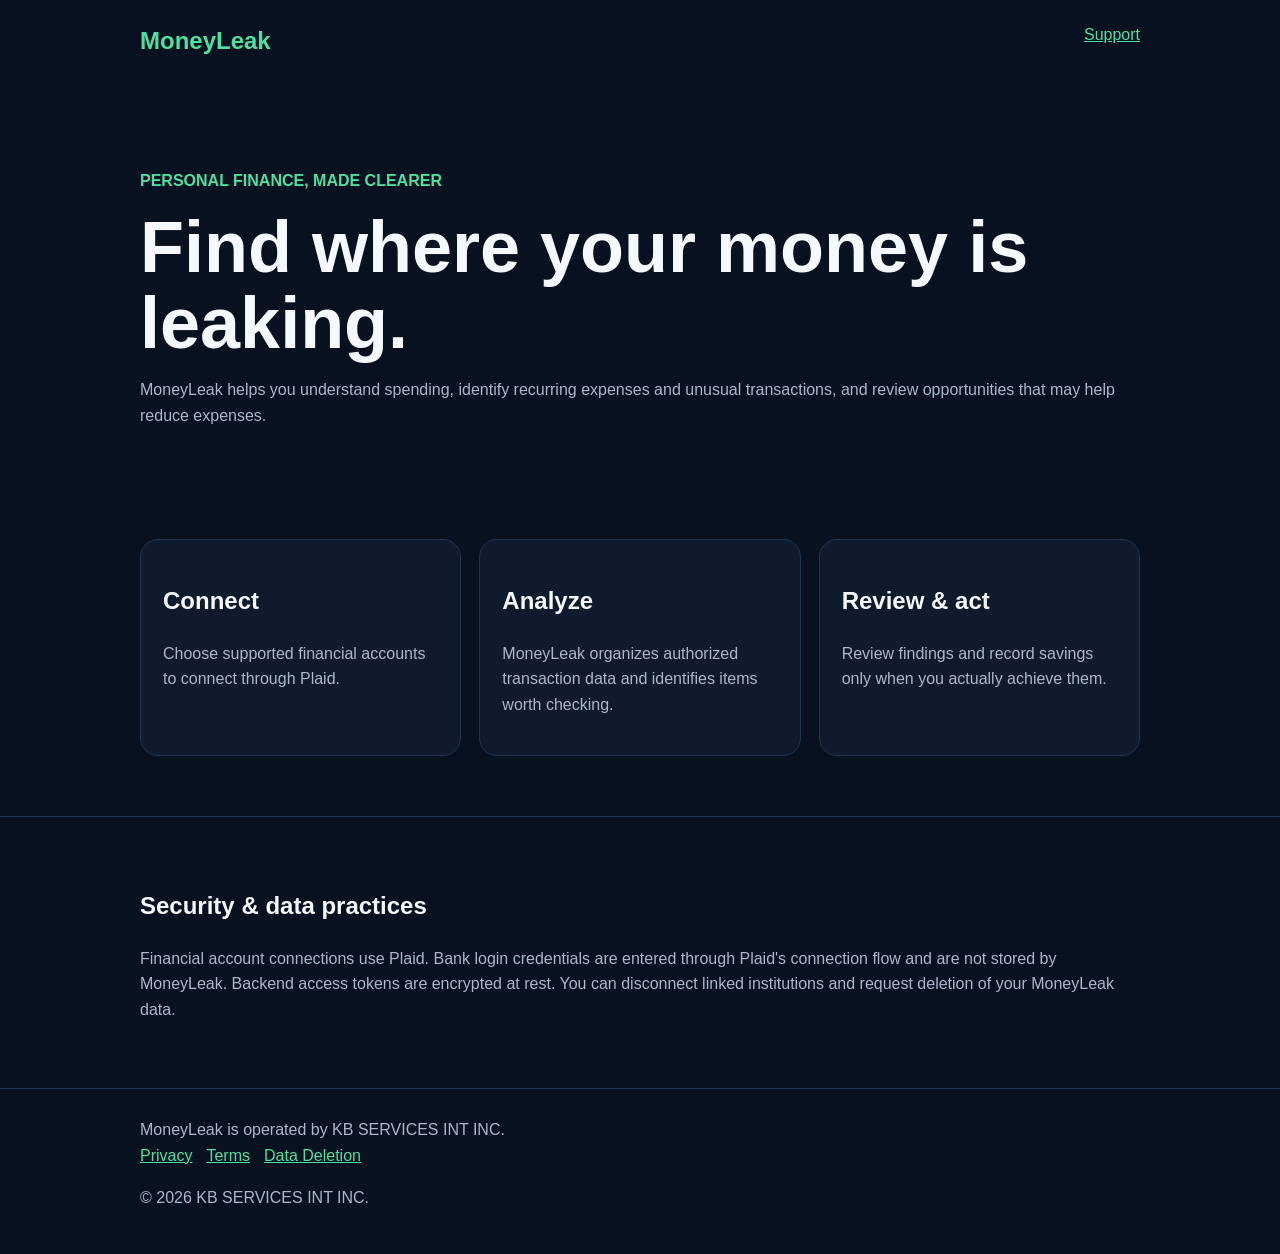
<file: index.html>
<!doctype html><html><head><meta charset="utf-8"><meta name="viewport" content="width=device-width,initial-scale=1"><title>MoneyLeak — Find where your money is leaking</title><link rel="stylesheet" href="style.css"></head><body><header class="wrap"><nav class="nav"><a class="brand" href="index.html">MoneyLeak</a><a href="mailto:moneyleakhelp@gmail.com">Support</a></nav></header><main><section class="hero wrap"><p style="color:#4ee0a0;font-weight:bold">PERSONAL FINANCE, MADE CLEARER</p><h1>Find where your money is leaking.</h1><p class="muted">MoneyLeak helps you understand spending, identify recurring expenses and unusual transactions, and review opportunities that may help reduce expenses.</p></section><section class="wrap grid"><div class="card"><h2>Connect</h2><p class="muted">Choose supported financial accounts to connect through Plaid.</p></div><div class="card"><h2>Analyze</h2><p class="muted">MoneyLeak organizes authorized transaction data and identifies items worth checking.</p></div><div class="card"><h2>Review & act</h2><p class="muted">Review findings and record savings only when you actually achieve them.</p></div></section><section class="section"><div class="wrap"><h2>Security & data practices</h2><p class="muted">Financial account connections use Plaid. Bank login credentials are entered through Plaid's connection flow and are not stored by MoneyLeak. Backend access tokens are encrypted at rest. You can disconnect linked institutions and request deletion of your MoneyLeak data.</p></div></section></main><footer><div class="wrap">MoneyLeak is operated by KB SERVICES INT INC.<br><a href="privacy.html">Privacy</a><a href="terms.html">Terms</a><a href="deletion.html">Data Deletion</a><p>© 2026 KB SERVICES INT INC.</p></div></footer></body></html>
</file>
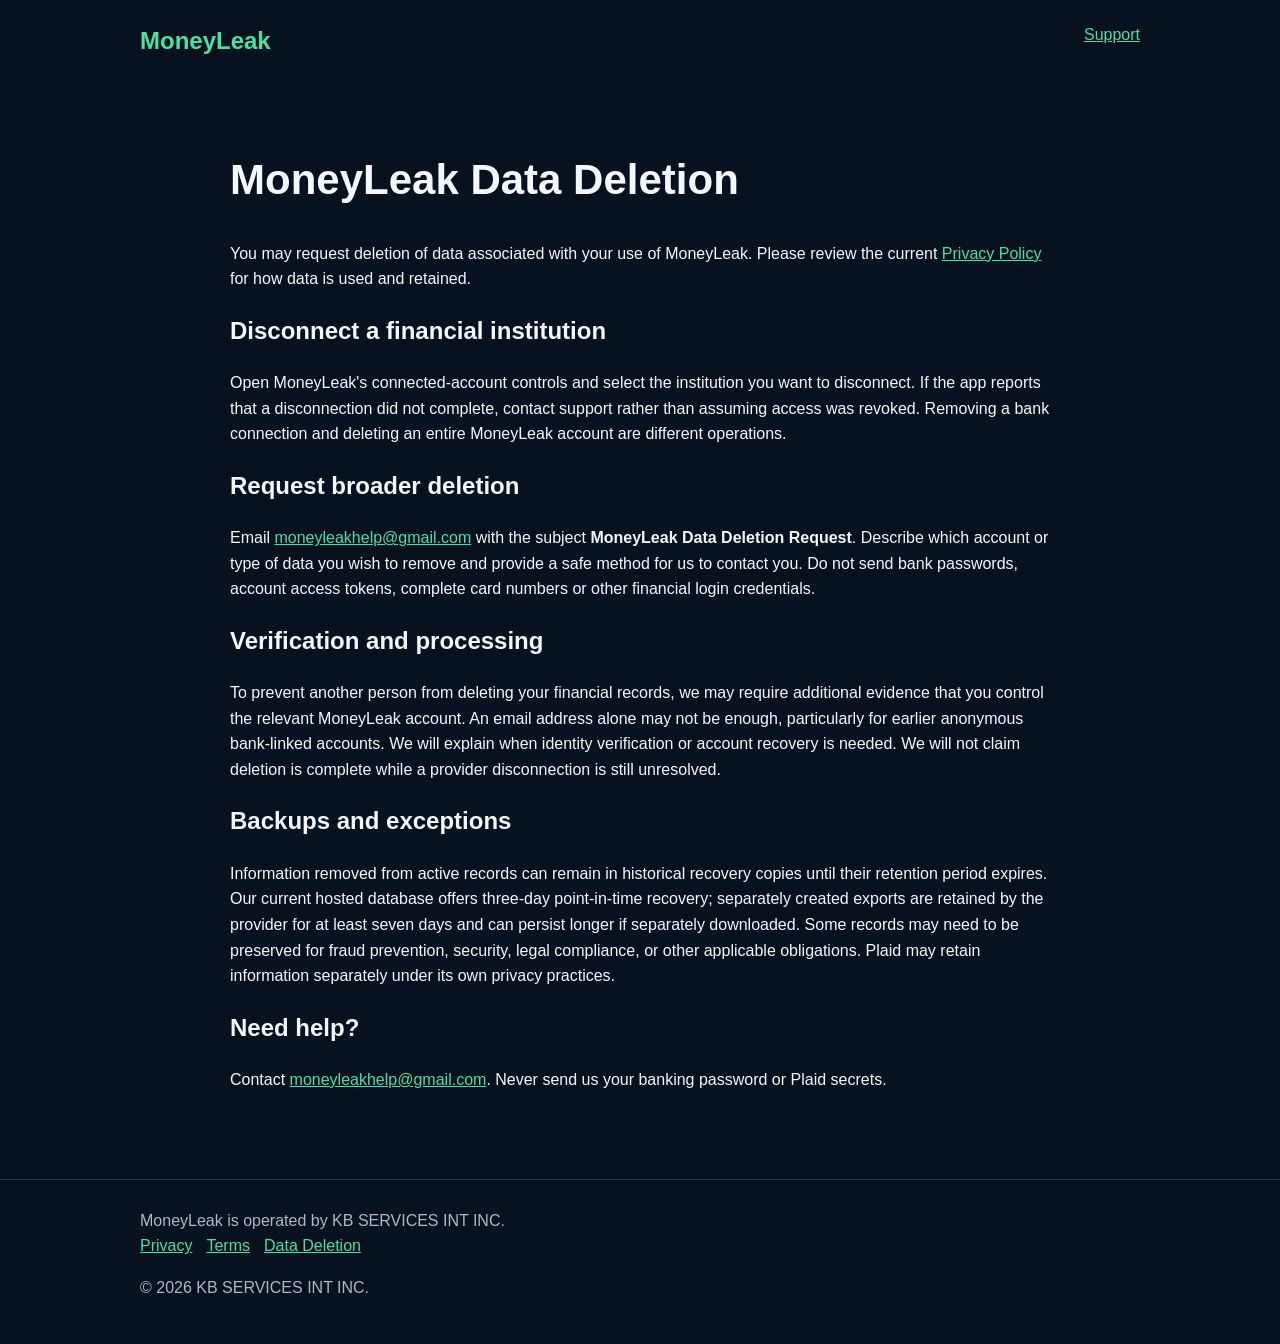
<file: deletion.html>
<!doctype html>
<html lang="en"><head><meta charset="utf-8"><meta name="viewport" content="width=device-width,initial-scale=1"><title>Data Deletion — MoneyLeak</title><link rel="stylesheet" href="style.css"></head>
<body><header class="wrap"><nav class="nav"><a class="brand" href="index.html">MoneyLeak</a><a href="mailto:moneyleakhelp@gmail.com">Support</a></nav></header>
<main class="wrap legal">
<h1>MoneyLeak Data Deletion</h1>
<p>You may request deletion of data associated with your use of MoneyLeak. Please review the current <a href="privacy.html">Privacy Policy</a> for how data is used and retained.</p>
<h2>Disconnect a financial institution</h2>
<p>Open MoneyLeak's connected-account controls and select the institution you want to disconnect. If the app reports that a disconnection did not complete, contact support rather than assuming access was revoked. Removing a bank connection and deleting an entire MoneyLeak account are different operations.</p>
<h2>Request broader deletion</h2>
<p>Email <a href="mailto:moneyleakhelp@gmail.com?subject=MoneyLeak%20Data%20Deletion%20Request">moneyleakhelp@gmail.com</a> with the subject <strong>MoneyLeak Data Deletion Request</strong>. Describe which account or type of data you wish to remove and provide a safe method for us to contact you. Do not send bank passwords, account access tokens, complete card numbers or other financial login credentials.</p>
<h2>Verification and processing</h2>
<p>To prevent another person from deleting your financial records, we may require additional evidence that you control the relevant MoneyLeak account. An email address alone may not be enough, particularly for earlier anonymous bank-linked accounts. We will explain when identity verification or account recovery is needed. We will not claim deletion is complete while a provider disconnection is still unresolved.</p>
<h2>Backups and exceptions</h2>
<p>Information removed from active records can remain in historical recovery copies until their retention period expires. Our current hosted database offers three-day point-in-time recovery; separately created exports are retained by the provider for at least seven days and can persist longer if separately downloaded. Some records may need to be preserved for fraud prevention, security, legal compliance, or other applicable obligations. Plaid may retain information separately under its own privacy practices.</p>
<h2>Need help?</h2>
<p>Contact <a href="mailto:moneyleakhelp@gmail.com">moneyleakhelp@gmail.com</a>. Never send us your banking password or Plaid secrets.</p>
</main><footer><div class="wrap">MoneyLeak is operated by KB SERVICES INT INC.<br><a href="privacy.html">Privacy</a><a href="terms.html">Terms</a><a href="deletion.html">Data Deletion</a><p>© 2026 KB SERVICES INT INC.</p></div></footer></body></html>
</file>
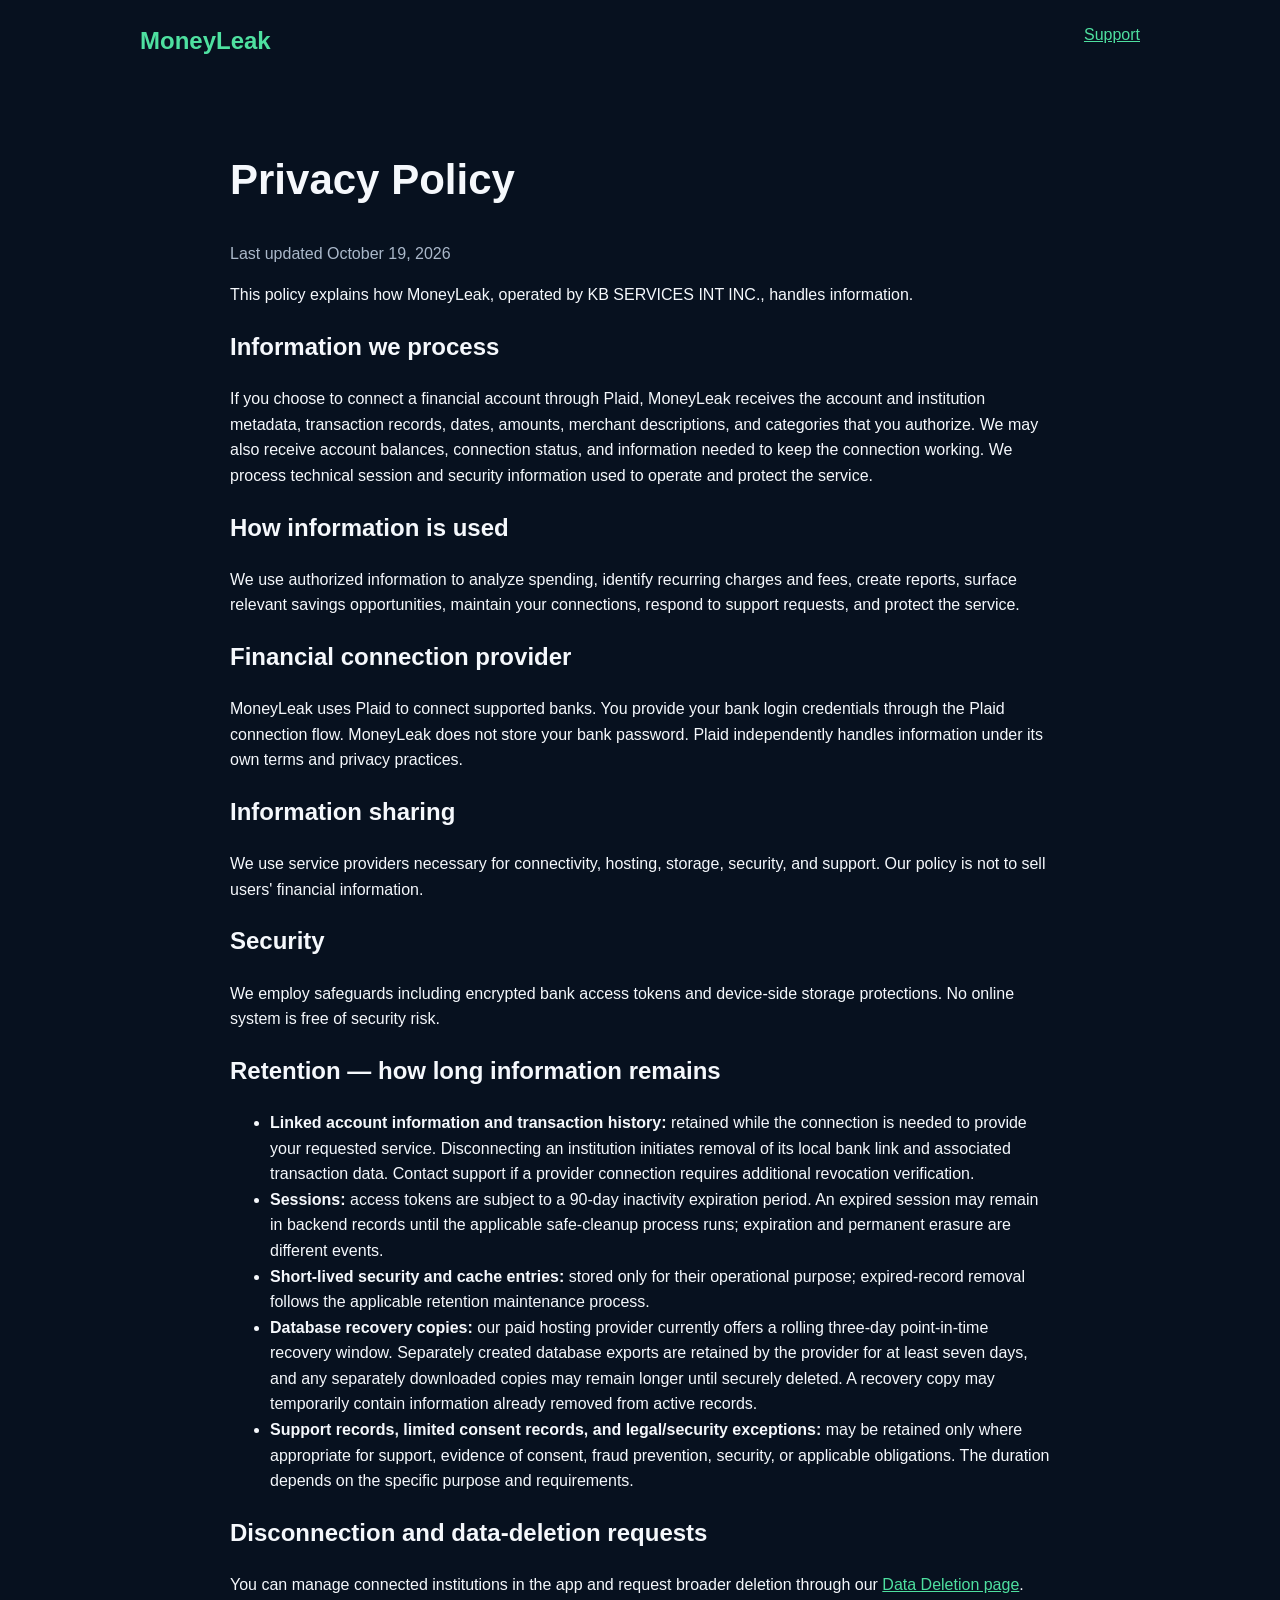
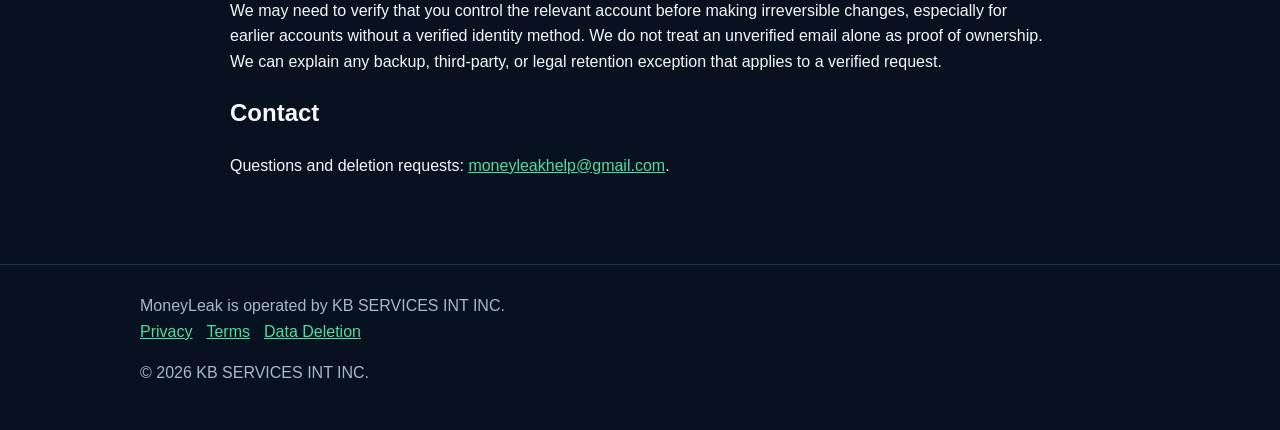
<file: privacy.html>
<!doctype html>
<html lang="en">
<head>
  <meta charset="utf-8">
  <meta name="viewport" content="width=device-width,initial-scale=1">
  <title>Privacy Policy — MoneyLeak</title>
  <link rel="stylesheet" href="style.css">
</head>
<body>
  <header class="wrap"><nav class="nav"><a class="brand" href="index.html">MoneyLeak</a><a href="mailto:moneyleakhelp@gmail.com">Support</a></nav></header>
  <main class="wrap legal">
    <h1>Privacy Policy</h1>
    <p class="muted">Last updated October 19, 2026</p>
    <p>This policy explains how MoneyLeak, operated by KB SERVICES INT INC., handles information.</p>

    <h2>Information we process</h2>
    <p>If you choose to connect a financial account through Plaid, MoneyLeak receives the account and institution metadata, transaction records, dates, amounts, merchant descriptions, and categories that you authorize. We may also receive account balances, connection status, and information needed to keep the connection working. We process technical session and security information used to operate and protect the service.</p>

    <h2>How information is used</h2>
    <p>We use authorized information to analyze spending, identify recurring charges and fees, create reports, surface relevant savings opportunities, maintain your connections, respond to support requests, and protect the service.</p>

    <h2>Financial connection provider</h2>
    <p>MoneyLeak uses Plaid to connect supported banks. You provide your bank login credentials through the Plaid connection flow. MoneyLeak does not store your bank password. Plaid independently handles information under its own terms and privacy practices.</p>

    <h2>Information sharing</h2>
    <p>We use service providers necessary for connectivity, hosting, storage, security, and support. Our policy is not to sell users' financial information.</p>

    <h2>Security</h2>
    <p>We employ safeguards including encrypted bank access tokens and device-side storage protections. No online system is free of security risk.</p>

    <h2>Retention — how long information remains</h2>
    <ul>
      <li><strong>Linked account information and transaction history:</strong> retained while the connection is needed to provide your requested service. Disconnecting an institution initiates removal of its local bank link and associated transaction data. Contact support if a provider connection requires additional revocation verification.</li>
      <li><strong>Sessions:</strong> access tokens are subject to a 90-day inactivity expiration period. An expired session may remain in backend records until the applicable safe-cleanup process runs; expiration and permanent erasure are different events.</li>
      <li><strong>Short-lived security and cache entries:</strong> stored only for their operational purpose; expired-record removal follows the applicable retention maintenance process.</li>
      <li><strong>Database recovery copies:</strong> our paid hosting provider currently offers a rolling three-day point-in-time recovery window. Separately created database exports are retained by the provider for at least seven days, and any separately downloaded copies may remain longer until securely deleted. A recovery copy may temporarily contain information already removed from active records.</li>
      <li><strong>Support records, limited consent records, and legal/security exceptions:</strong> may be retained only where appropriate for support, evidence of consent, fraud prevention, security, or applicable obligations. The duration depends on the specific purpose and requirements.</li>
    </ul>

    <h2>Disconnection and data-deletion requests</h2>
    <p>You can manage connected institutions in the app and request broader deletion through our <a href="deletion.html">Data Deletion page</a>. We may need to verify that you control the relevant account before making irreversible changes, especially for earlier accounts without a verified identity method. We do not treat an unverified email alone as proof of ownership. We can explain any backup, third-party, or legal retention exception that applies to a verified request.</p>

    <h2>Contact</h2>
    <p>Questions and deletion requests: <a href="mailto:moneyleakhelp@gmail.com">moneyleakhelp@gmail.com</a>.</p>
  </main>
  <footer><div class="wrap">MoneyLeak is operated by KB SERVICES INT INC.<br><a href="privacy.html">Privacy</a><a href="terms.html">Terms</a><a href="deletion.html">Data Deletion</a><p>© 2026 KB SERVICES INT INC.</p></div></footer>
</body>
</html>
</file>
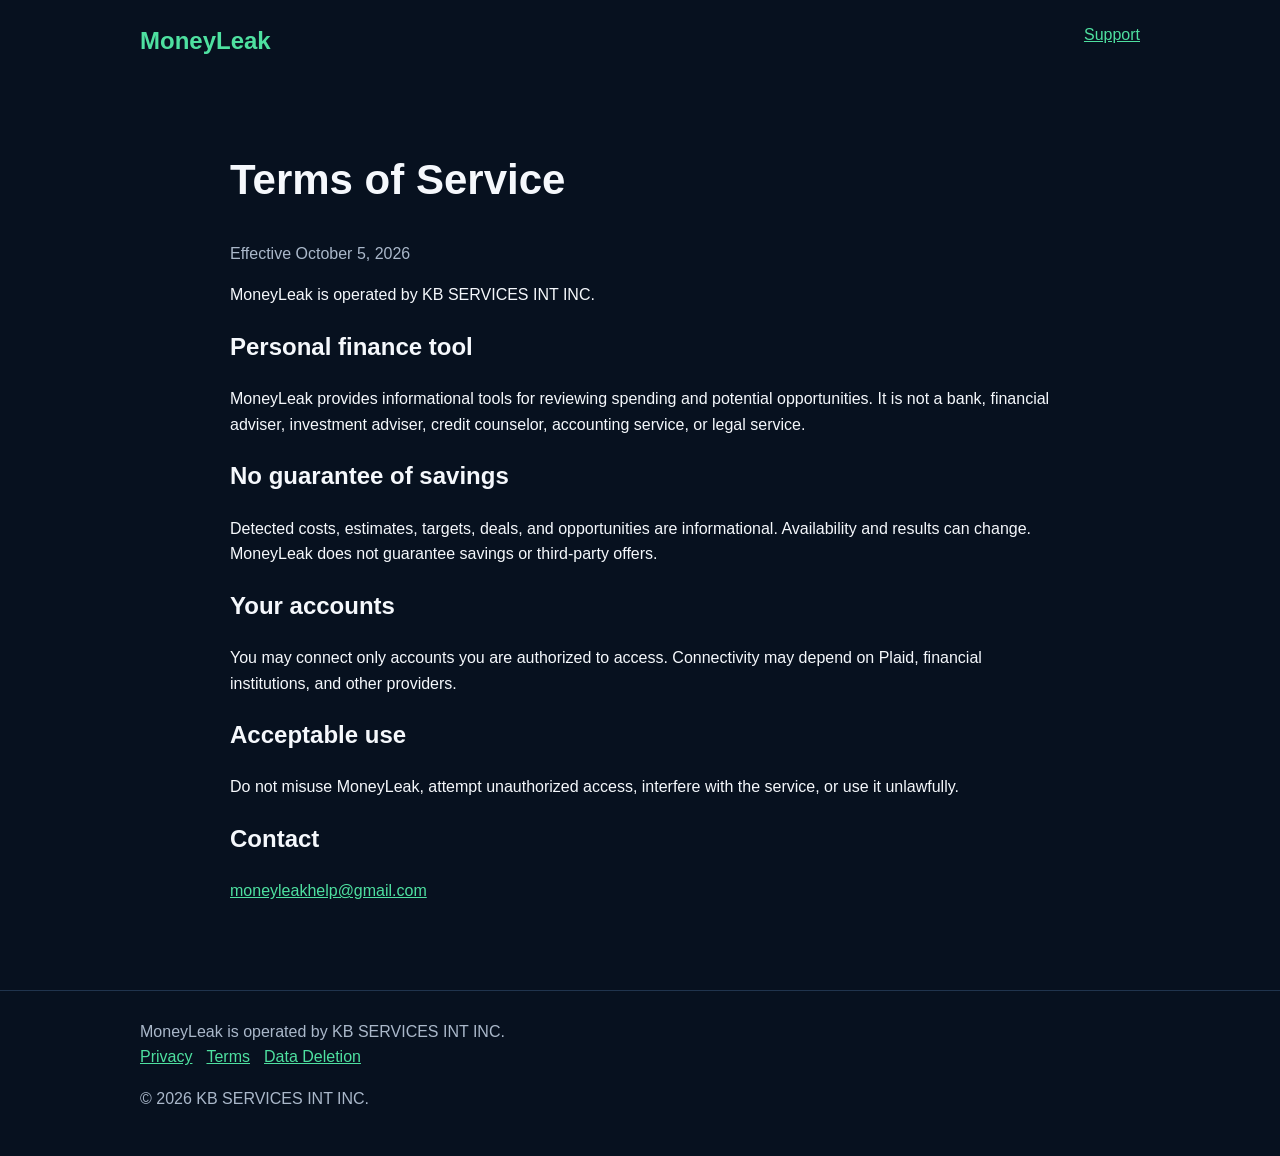
<file: terms.html>
<!doctype html><html><head><meta charset="utf-8"><meta name="viewport" content="width=device-width,initial-scale=1"><title>Terms — MoneyLeak</title><link rel="stylesheet" href="style.css"></head><body><header class="wrap"><nav class="nav"><a class="brand" href="index.html">MoneyLeak</a><a href="mailto:moneyleakhelp@gmail.com">Support</a></nav></header><main class="wrap legal"><h1>Terms of Service</h1><p class="muted">Effective October 5, 2026</p><p>MoneyLeak is operated by KB SERVICES INT INC.</p><h2>Personal finance tool</h2><p>MoneyLeak provides informational tools for reviewing spending and potential opportunities. It is not a bank, financial adviser, investment adviser, credit counselor, accounting service, or legal service.</p><h2>No guarantee of savings</h2><p>Detected costs, estimates, targets, deals, and opportunities are informational. Availability and results can change. MoneyLeak does not guarantee savings or third-party offers.</p><h2>Your accounts</h2><p>You may connect only accounts you are authorized to access. Connectivity may depend on Plaid, financial institutions, and other providers.</p><h2>Acceptable use</h2><p>Do not misuse MoneyLeak, attempt unauthorized access, interfere with the service, or use it unlawfully.</p><h2>Contact</h2><p><a href="mailto:moneyleakhelp@gmail.com">moneyleakhelp@gmail.com</a></p></main><footer><div class="wrap">MoneyLeak is operated by KB SERVICES INT INC.<br><a href="privacy.html">Privacy</a><a href="terms.html">Terms</a><a href="deletion.html">Data Deletion</a><p>© 2026 KB SERVICES INT INC.</p></div></footer></body></html>
</file>
<file: style.css>
body{margin:0;font-family:Arial,sans-serif;background:#07111f;color:#f5f8fc;line-height:1.6}a{color:#4ee0a0}.wrap{max-width:1000px;margin:auto;padding:0 22px}.nav{display:flex;justify-content:space-between;padding:22px 0}.brand{font-size:24px;font-weight:800;text-decoration:none}.hero{padding:70px 0}.hero h1{font-size:clamp(42px,7vw,72px);line-height:1.05;margin:10px 0}.muted{color:#aab8ca}.grid{display:grid;grid-template-columns:repeat(3,1fr);gap:18px;padding:25px 0 60px}.card{background:#0d1b2d;border:1px solid #20344d;border-radius:18px;padding:22px}.section{padding:50px 0;border-top:1px solid #20344d}.legal{max-width:820px;padding:35px 22px 70px}.legal h1{font-size:42px}footer{border-top:1px solid #20344d;padding:28px 0;color:#aab8ca}footer a{margin-right:14px}@media(max-width:700px){.grid{grid-template-columns:1fr}}
</file>
